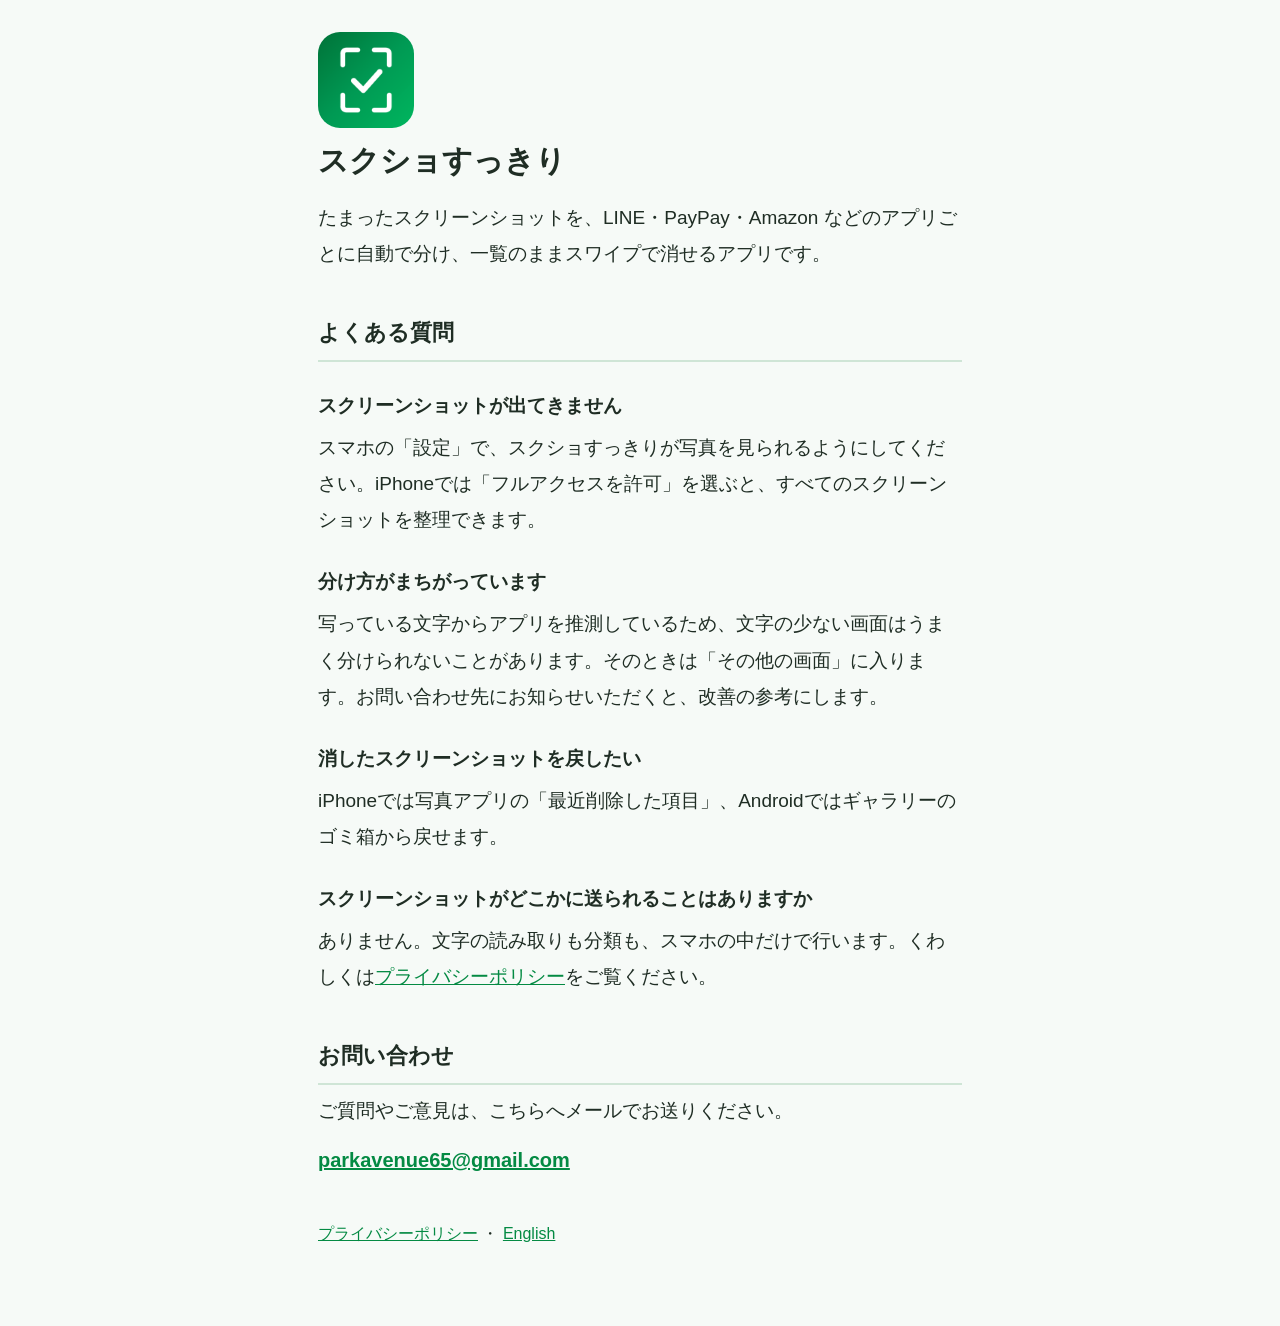
<file: index.html>
<!doctype html>
<html lang="ja">
<head>
<meta charset="utf-8">
<meta name="viewport" content="width=device-width, initial-scale=1">
<title>スクショすっきり｜サポート</title>
<link rel="stylesheet" href="style.css">
</head>
<body>
<main>
<img class="icon" src="icon.png" alt="" width="96" height="96">
<h1>スクショすっきり</h1>
<p>たまったスクリーンショットを、LINE・PayPay・Amazon などのアプリごとに自動で分け、一覧のままスワイプで消せるアプリです。</p>

<h2>よくある質問</h2>

<h3>スクリーンショットが出てきません</h3>
<p>スマホの「設定」で、スクショすっきりが写真を見られるようにしてください。iPhoneでは「フルアクセスを許可」を選ぶと、すべてのスクリーンショットを整理できます。</p>

<h3>分け方がまちがっています</h3>
<p>写っている文字からアプリを推測しているため、文字の少ない画面はうまく分けられないことがあります。そのときは「その他の画面」に入ります。お問い合わせ先にお知らせいただくと、改善の参考にします。</p>

<h3>消したスクリーンショットを戻したい</h3>
<p>iPhoneでは写真アプリの「最近削除した項目」、Androidではギャラリーのゴミ箱から戻せます。</p>

<h3>スクリーンショットがどこかに送られることはありますか</h3>
<p>ありません。文字の読み取りも分類も、スマホの中だけで行います。くわしくは<a href="privacy.html">プライバシーポリシー</a>をご覧ください。</p>

<h2 id="contact">お問い合わせ</h2>
<p>ご質問やご意見は、こちらへメールでお送りください。</p>
<p class="mail"><a href="mailto:parkavenue65@gmail.com">parkavenue65@gmail.com</a></p>

<p class="links"><a href="privacy.html">プライバシーポリシー</a> ・ <a href="en/index.html">English</a></p>
</main>
</body>
</html>
</file>
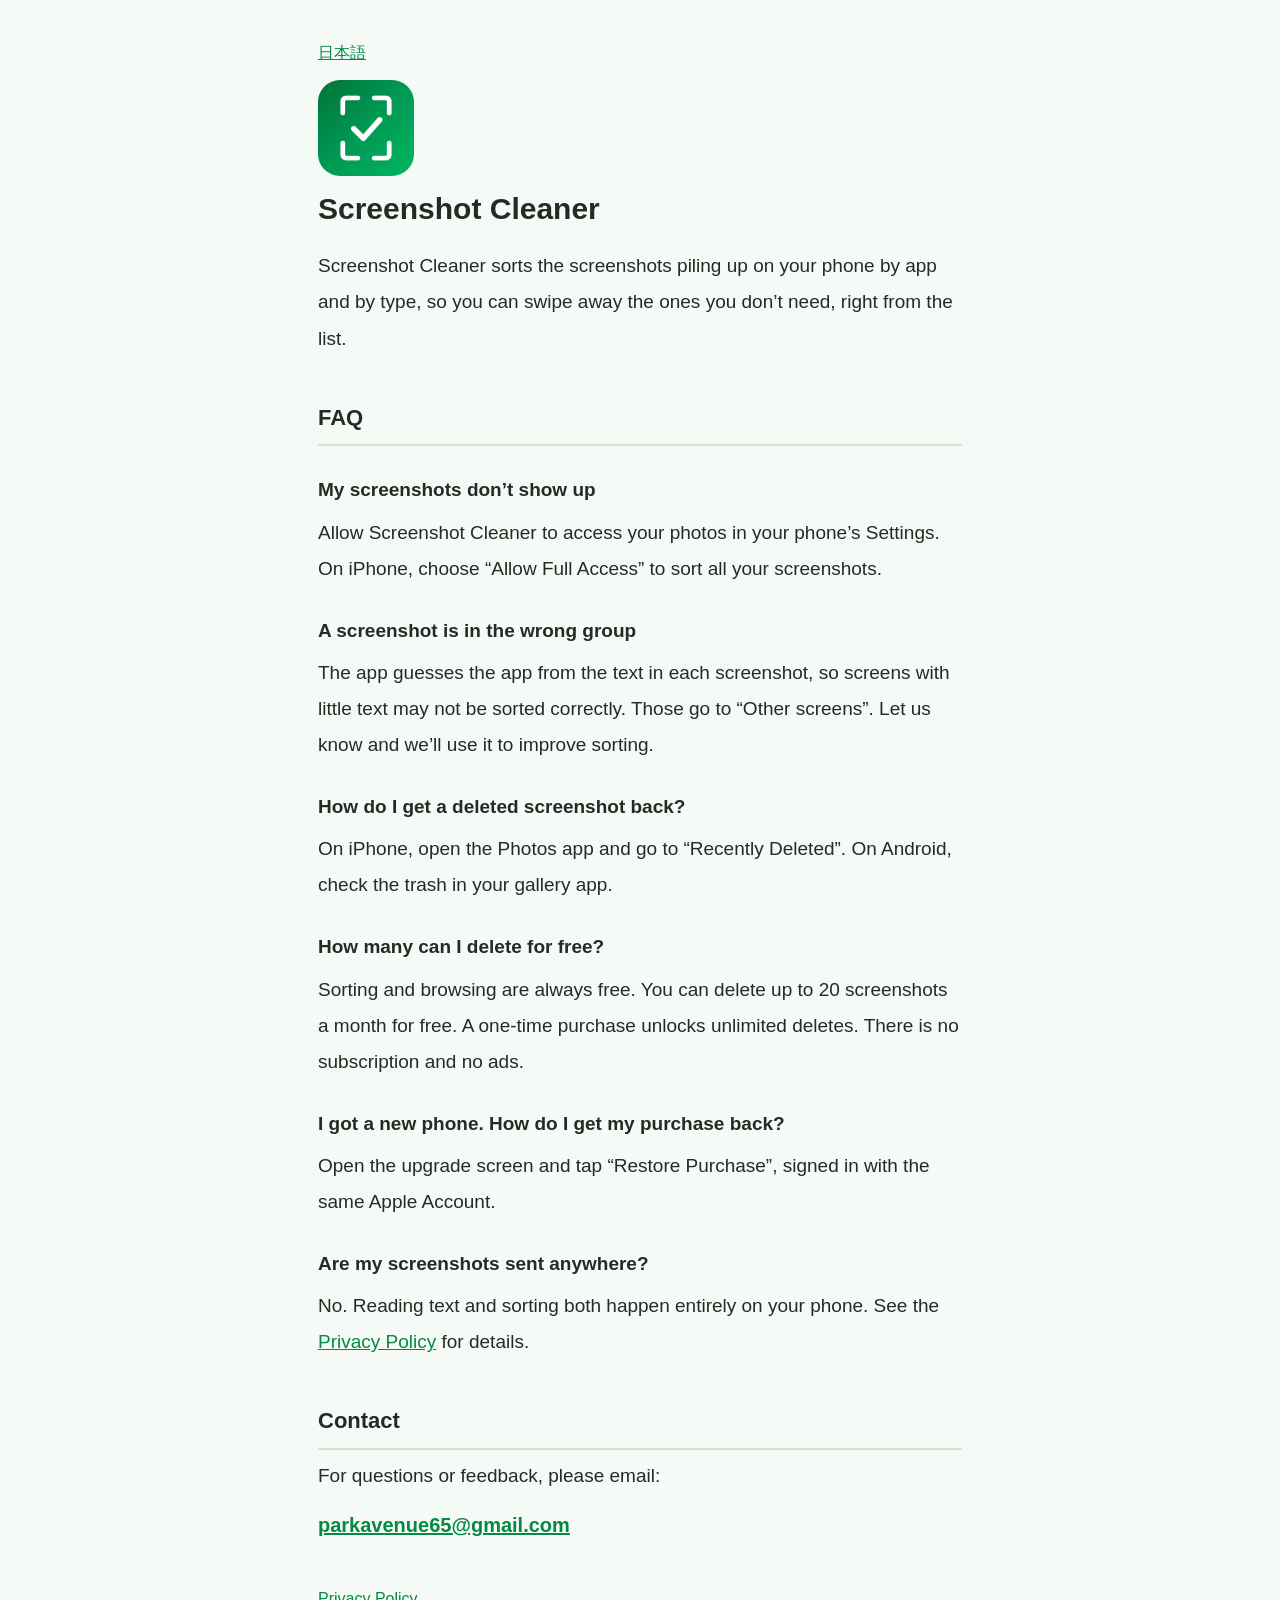
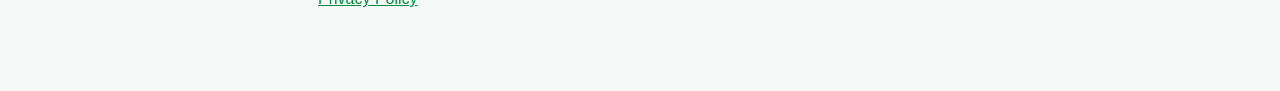
<file: en/index.html>
<!doctype html>
<html lang="en">
<head>
<meta charset="utf-8">
<meta name="viewport" content="width=device-width, initial-scale=1">
<title>Screenshot Cleaner | Support</title>
<link rel="stylesheet" href="../style.css">
</head>
<body>
<main>
<p class="back"><a href="../index.html">日本語</a></p>
<img class="icon" src="../icon.png" alt="" width="96" height="96">
<h1>Screenshot Cleaner</h1>
<p>Screenshot Cleaner sorts the screenshots piling up on your phone by app and by type, so you can swipe away the ones you don’t need, right from the list.</p>

<h2>FAQ</h2>

<h3>My screenshots don’t show up</h3>
<p>Allow Screenshot Cleaner to access your photos in your phone’s Settings. On iPhone, choose “Allow Full Access” to sort all your screenshots.</p>

<h3>A screenshot is in the wrong group</h3>
<p>The app guesses the app from the text in each screenshot, so screens with little text may not be sorted correctly. Those go to “Other screens”. Let us know and we’ll use it to improve sorting.</p>

<h3>How do I get a deleted screenshot back?</h3>
<p>On iPhone, open the Photos app and go to “Recently Deleted”. On Android, check the trash in your gallery app.</p>

<h3>How many can I delete for free?</h3>
<p>Sorting and browsing are always free. You can delete up to 20 screenshots a month for free. A one-time purchase unlocks unlimited deletes. There is no subscription and no ads.</p>

<h3>I got a new phone. How do I get my purchase back?</h3>
<p>Open the upgrade screen and tap “Restore Purchase”, signed in with the same Apple Account.</p>

<h3>Are my screenshots sent anywhere?</h3>
<p>No. Reading text and sorting both happen entirely on your phone. See the <a href="privacy.html">Privacy Policy</a> for details.</p>

<h2 id="contact">Contact</h2>
<p>For questions or feedback, please email:</p>
<p class="mail"><a href="mailto:parkavenue65@gmail.com">parkavenue65@gmail.com</a></p>

<p class="links"><a href="privacy.html">Privacy Policy</a></p>
</main>
</body>
</html>
</file>
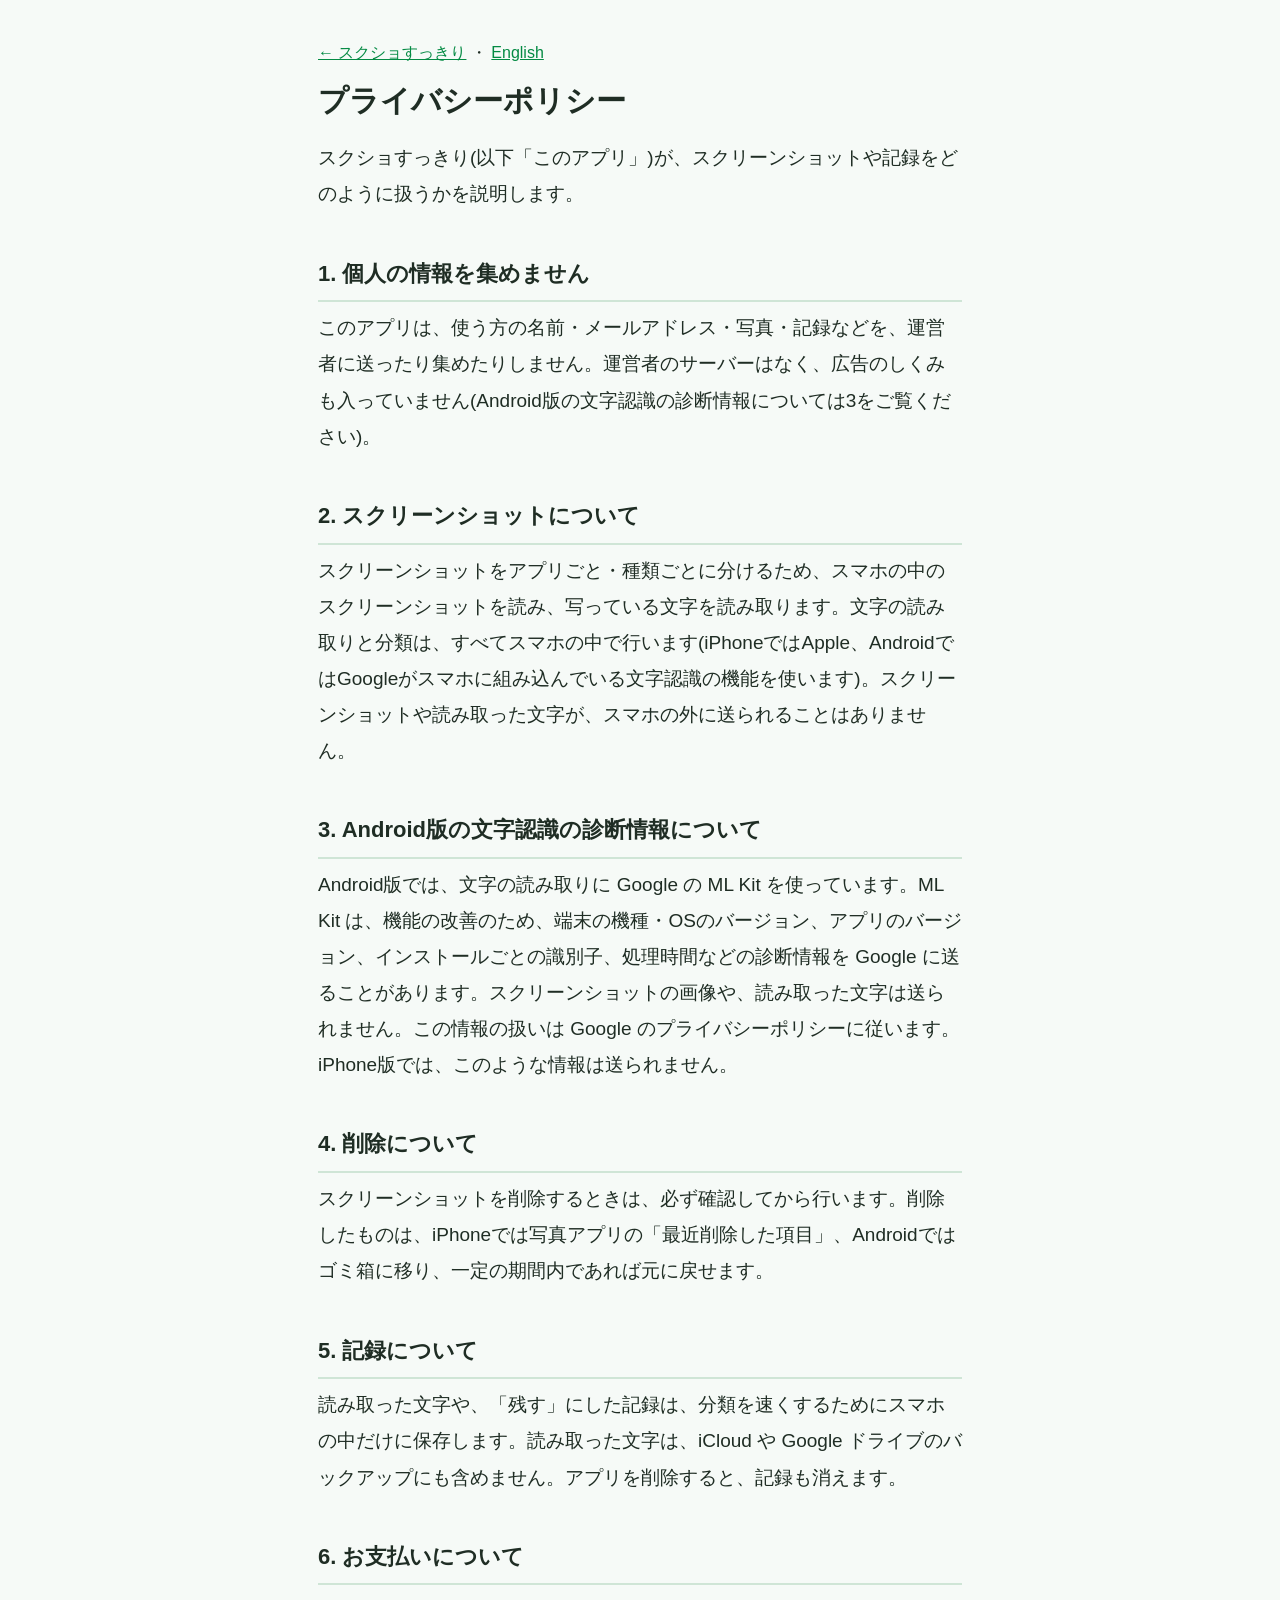
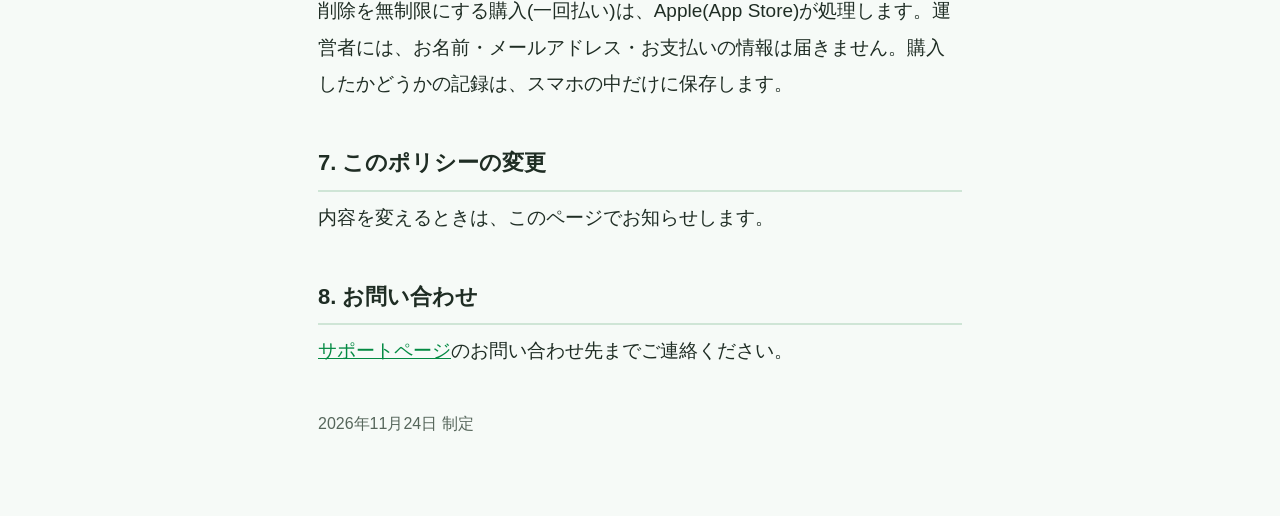
<file: privacy.html>
<!doctype html>
<html lang="ja">
<head>
<meta charset="utf-8">
<meta name="viewport" content="width=device-width, initial-scale=1">
<title>プライバシーポリシー｜スクショすっきり</title>
<link rel="stylesheet" href="style.css">
</head>
<body>
<main>
<p class="back"><a href="index.html">← スクショすっきり</a> ・ <a href="en/privacy.html">English</a></p>
<h1>プライバシーポリシー</h1>
<p>スクショすっきり(以下「このアプリ」)が、スクリーンショットや記録をどのように扱うかを説明します。</p>

<h2>1. 個人の情報を集めません</h2>
<p>このアプリは、使う方の名前・メールアドレス・写真・記録などを、運営者に送ったり集めたりしません。運営者のサーバーはなく、広告のしくみも入っていません(Android版の文字認識の診断情報については3をご覧ください)。</p>

<h2>2. スクリーンショットについて</h2>
<p>スクリーンショットをアプリごと・種類ごとに分けるため、スマホの中のスクリーンショットを読み、写っている文字を読み取ります。文字の読み取りと分類は、すべてスマホの中で行います(iPhoneではApple、AndroidではGoogleがスマホに組み込んでいる文字認識の機能を使います)。スクリーンショットや読み取った文字が、スマホの外に送られることはありません。</p>

<h2>3. Android版の文字認識の診断情報について</h2>
<p>Android版では、文字の読み取りに Google の ML Kit を使っています。ML Kit は、機能の改善のため、端末の機種・OSのバージョン、アプリのバージョン、インストールごとの識別子、処理時間などの診断情報を Google に送ることがあります。スクリーンショットの画像や、読み取った文字は送られません。この情報の扱いは Google のプライバシーポリシーに従います。iPhone版では、このような情報は送られません。</p>

<h2>4. 削除について</h2>
<p>スクリーンショットを削除するときは、必ず確認してから行います。削除したものは、iPhoneでは写真アプリの「最近削除した項目」、Androidではゴミ箱に移り、一定の期間内であれば元に戻せます。</p>

<h2>5. 記録について</h2>
<p>読み取った文字や、「残す」にした記録は、分類を速くするためにスマホの中だけに保存します。読み取った文字は、iCloud や Google ドライブのバックアップにも含めません。アプリを削除すると、記録も消えます。</p>

<h2>6. お支払いについて</h2>
<p>削除を無制限にする購入(一回払い)は、Apple(App Store)が処理します。運営者には、お名前・メールアドレス・お支払いの情報は届きません。購入したかどうかの記録は、スマホの中だけに保存します。</p>

<h2>7. このポリシーの変更</h2>
<p>内容を変えるときは、このページでお知らせします。</p>

<h2>8. お問い合わせ</h2>
<p><a href="index.html#contact">サポートページ</a>のお問い合わせ先までご連絡ください。</p>

<p class="date">2026年11月24日 制定</p>
</main>
</body>
</html>
</file>
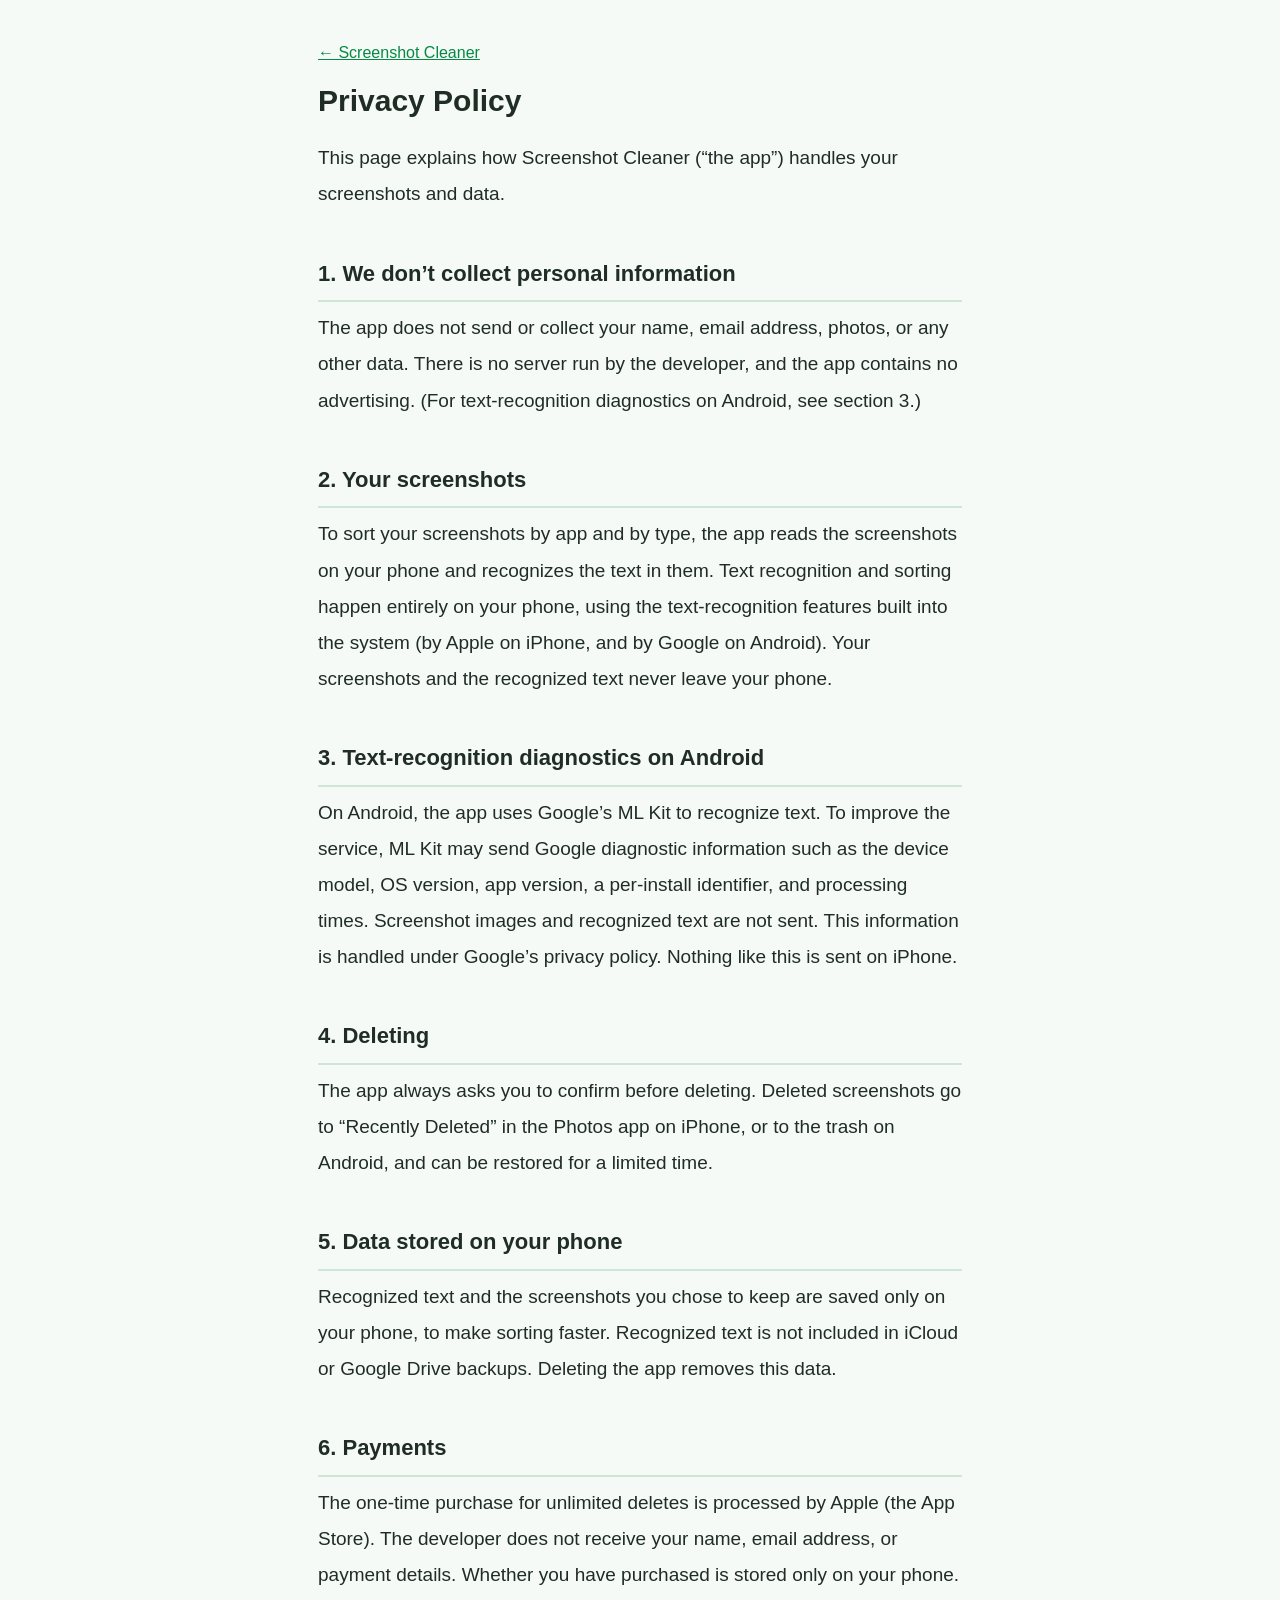
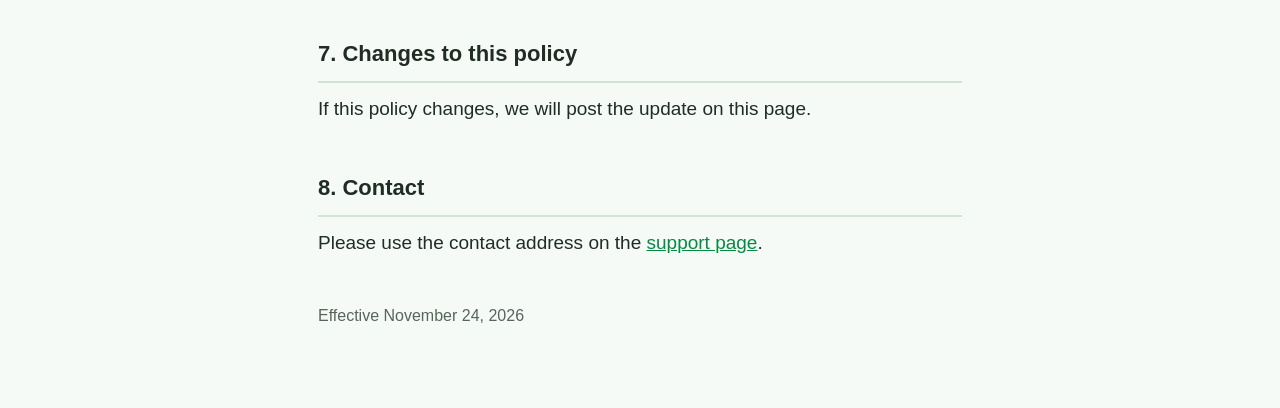
<file: en/privacy.html>
<!doctype html>
<html lang="en">
<head>
<meta charset="utf-8">
<meta name="viewport" content="width=device-width, initial-scale=1">
<title>Privacy Policy | Screenshot Cleaner</title>
<link rel="stylesheet" href="../style.css">
</head>
<body>
<main>
<p class="back"><a href="index.html">← Screenshot Cleaner</a></p>
<h1>Privacy Policy</h1>
<p>This page explains how Screenshot Cleaner (“the app”) handles your screenshots and data.</p>

<h2>1. We don’t collect personal information</h2>
<p>The app does not send or collect your name, email address, photos, or any other data. There is no server run by the developer, and the app contains no advertising. (For text-recognition diagnostics on Android, see section 3.)</p>

<h2>2. Your screenshots</h2>
<p>To sort your screenshots by app and by type, the app reads the screenshots on your phone and recognizes the text in them. Text recognition and sorting happen entirely on your phone, using the text-recognition features built into the system (by Apple on iPhone, and by Google on Android). Your screenshots and the recognized text never leave your phone.</p>

<h2>3. Text-recognition diagnostics on Android</h2>
<p>On Android, the app uses Google’s ML Kit to recognize text. To improve the service, ML Kit may send Google diagnostic information such as the device model, OS version, app version, a per-install identifier, and processing times. Screenshot images and recognized text are not sent. This information is handled under Google’s privacy policy. Nothing like this is sent on iPhone.</p>

<h2>4. Deleting</h2>
<p>The app always asks you to confirm before deleting. Deleted screenshots go to “Recently Deleted” in the Photos app on iPhone, or to the trash on Android, and can be restored for a limited time.</p>

<h2>5. Data stored on your phone</h2>
<p>Recognized text and the screenshots you chose to keep are saved only on your phone, to make sorting faster. Recognized text is not included in iCloud or Google Drive backups. Deleting the app removes this data.</p>

<h2>6. Payments</h2>
<p>The one-time purchase for unlimited deletes is processed by Apple (the App Store). The developer does not receive your name, email address, or payment details. Whether you have purchased is stored only on your phone.</p>

<h2>7. Changes to this policy</h2>
<p>If this policy changes, we will post the update on this page.</p>

<h2>8. Contact</h2>
<p>Please use the contact address on the <a href="index.html#contact">support page</a>.</p>

<p class="date">Effective November 24, 2026</p>
</main>
</body>
</html>
</file>
<file: style.css>
:root { --ink: #1f2d24; --sub: #56665b; --accent: #048a43; --paper: #f6faf7; }
* { box-sizing: border-box; }
body { margin: 0; background: var(--paper); color: var(--ink);
  font-family: -apple-system, "Hiragino Sans", "Noto Sans JP", sans-serif;
  font-size: 19px; line-height: 1.9; }
main { max-width: 680px; margin: 0 auto; padding: 32px 18px 64px; }
h1 { font-size: 30px; line-height: 1.4; margin: 12px 0 18px; }
h2 { font-size: 22px; margin: 40px 0 8px; padding-bottom: 6px; border-bottom: 2px solid #cfe5d6; }
h3 { font-size: 19px; margin: 26px 0 4px; }
p { margin: 6px 0 12px; }
a { color: var(--accent); }
.icon { border-radius: 22px; display: block; }
.back { font-size: 16px; }
.mail { font-size: 20px; font-weight: 600; }
.date { margin-top: 40px; color: var(--sub); font-size: 16px; }
.links { margin-top: 40px; font-size: 16px; }
</file>
